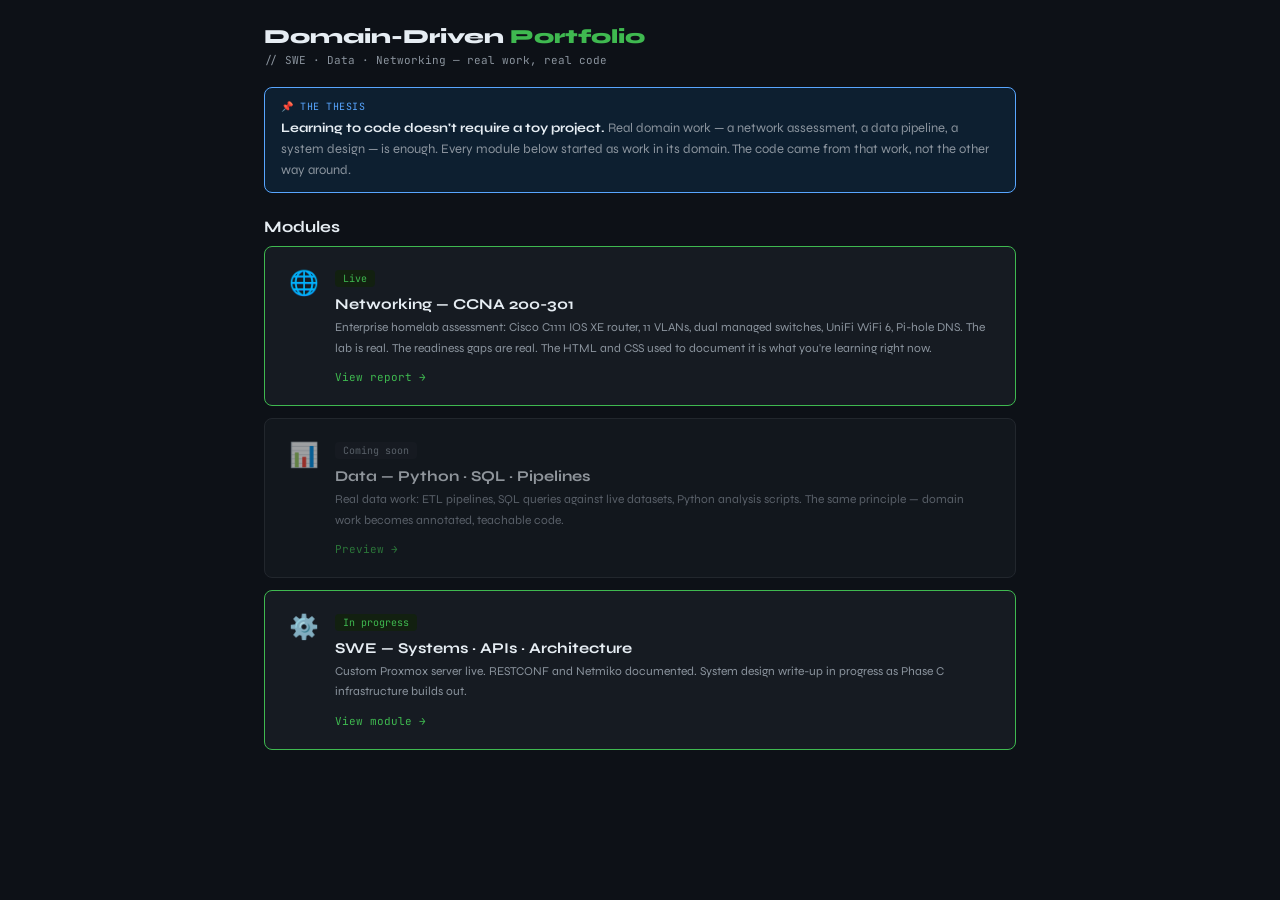
<file: index.html>
<!DOCTYPE html>
<!-- 📘 DOCTYPE — required first line of every HTML5 document.
     Always before anything else — even a blank line before it can
     trigger "quirks mode" in some browsers, breaking your layout.
     🔗 https://www.w3schools.com/tags/tag_doctype.asp -->

<html lang="en">

<head>
  <meta charset="UTF-8">
  <meta name="viewport" content="width=device-width, initial-scale=1.0">

  <title>Domain-Driven Portfolio</title>
  <!-- 📘 Each page on a multi-page site should have a UNIQUE <title>.
       "Domain-Driven Portfolio" identifies the hub. "CCNA Readiness"
       identifies the report. Unique titles help users with many tabs
       open and improve search engine indexing of individual pages.
       🔗 https://www.w3schools.com/tags/tag_title.asp -->

  <link rel="stylesheet" href="css/style.css">
  <!-- 📘 Same stylesheet, different page. This is why we extracted the
       CSS into an external file. index.html, ccna.html, data.html, and
       swe.html all share one style.css. Consistent design, zero duplication.
       🔗 https://www.w3schools.com/css/css_howto.asp -->
</head>

<body>

  <!-- ═══════════════════════════════════════════════════════════════════
       PAGE HEADER
       ═══════════════════════════════════════════════════════════════════
       📘 <header> is a semantic HTML5 element that marks the introductory
       section of the page. It typically contains the page title and
       subtitle. Using <header> instead of a plain <div> communicates
       intent — a developer (or browser) reading the markup immediately
       understands what this section is for.
       🔗 https://www.w3schools.com/html/html5_semantic_elements.asp     -->
  <header>
    <h1>Domain-Driven <span>Portfolio</span></h1>
    <p class="subtitle">// SWE · Data · Networking — real work, real code</p>
  </header>


  <!-- ═══════════════════════════════════════════════════════════════════
       THESIS CALLOUT
       ═══════════════════════════════════════════════════════════════════
       📘 REUSING A CLASS FOR A NEW PURPOSE: .alert-box was originally
       designed for warnings in ccna.html. Here it's repurposed as a
       thesis callout with a blue border. Same CSS class, different
       inline style overrides (border-color and background).

       This demonstrates an important CSS principle: classes are
       REUSABLE PATTERNS, not one-off names. The visual structure
       (rounded box, padding, label + body) is the pattern. The color
       is the variation.

       style="border-color: var(--blue); background: #0d1f30;" overrides
       specific properties from the .alert-box class. Inline styles always
       win over class styles — they have higher SPECIFICITY (priority).
       🔗 https://www.w3schools.com/css/css_specificity.asp             -->
  <div class="alert-box" style="border-color: var(--blue); background: #0d1f30;">
    <div class="alert-title" style="color: var(--blue);">📌 The Thesis</div>
    <div class="alert-body">
      <strong>Learning to code doesn't require a toy project.</strong>
      Real domain work — a network assessment, a data pipeline, a system design —
      is enough. Every module below started as work in its domain. The code came
      from that work, not the other way around.
    </div>
  </div>


  <!-- ═══════════════════════════════════════════════════════════════════
       DOMAIN MODULE CARDS
       ═══════════════════════════════════════════════════════════════════
       📘 <section> is a semantic HTML5 element for a thematic group of
       content. Use it when a chunk of your page has its own internal topic.
       Here: "the three domain modules" is a coherent section.

       <main> would also be appropriate here — it marks the primary content
       of the page (as opposed to nav, header, footer). In a full project
       you might wrap everything in <main>. These semantic choices layer
       accessibility and SEO benefits at no visual cost.
       🔗 https://www.w3schools.com/html/html5_semantic_elements.asp     -->
  <section>
    <p class="section-title">Modules</p>

    <!-- MODULE 1 — NETWORKING ──────────────────────────────────────────
         📘 class="hub-card active" — TWO classes on one element.
         When you write multiple class names separated by spaces, ALL of
         them apply simultaneously. The browser merges their styles.
           .hub-card  → base card layout (flex, padding, border-radius)
           .active    → green border (compound selector .hub-card.active
                        in CSS — see style.css section 16)
         This is the BASE + MODIFIER pattern. It's how Bootstrap, Tailwind,
         and virtually every CSS framework in existence works.
         🔗 https://www.w3schools.com/css/css_selectors.asp             -->
    <div class="hub-card active">

      <div class="hub-icon">🌐</div>
      <!-- 📘 This div is a FLEX ITEM inside .hub-card (which has display:flex).
           It sits to the right of the icon. flex-shrink:0 on .hub-icon
           keeps the icon fixed-width; this div gets all remaining space.
           That's how the icon-left, content-right layout is achieved — no
           floats, no absolute positioning, just one flex rule. -->

      <div class="hub-body">

        <span class="hub-badge live">Live</span>
        <!-- 📘 hub-badge.live — compound class. .hub-badge sets the base
             badge style. .live adds the green background. Same pattern as
             .tag.tag-done in ccna.html — consistent design language. -->

        <div class="hub-title">Networking — CCNA 200-301</div>

        <div class="hub-desc">
          Enterprise homelab assessment: Cisco C1111 IOS XE router, 11 VLANs,
          dual managed switches, UniFi WiFi 6, Pi-hole DNS. The lab is real.
          The readiness gaps are real. The HTML and CSS used to document it
          is what you're learning right now.
        </div>

        <a href="ccna.html" class="hub-link">View report →</a>
        <!-- 📘 <a href="ccna.html"> — a RELATIVE LINK to another page on this site.
             No http://, no domain name — just the filename. The browser looks
             for ccna.html in the same folder as this index.html.

             RELATIVE vs ABSOLUTE paths:
               Relative: "ccna.html"          → same folder as current file
               Absolute: "https://yoursite.netlify.app/ccna.html" → full URL

             Use relative paths for internal links — they keep working even
             if you change your domain name or deploy to a different host.
             🔗 https://www.w3schools.com/html/html_filepaths.asp          -->

      </div>
    </div><!-- end Module 1 -->


    <!-- MODULE 2 — DATA ────────────────────────────────────────────────
         📘 class="hub-card soon" — the .soon modifier sets opacity: 0.6 in
         CSS, visually dimming this card. The HTML structure is IDENTICAL to
         the active card — only the class name changes. That's exactly what
         CSS classes are for: applying consistent rules to any element that
         carries the class, regardless of where it appears.

         Dimming "coming soon" content is a UX pattern — it signals
         "this exists in the roadmap but isn't ready yet" without
         hiding the content entirely. The user sees the shape of what's
         coming without being misled into clicking a dead feature. -->
    <div class="hub-card soon">
      <div class="hub-icon">📊</div>
      <div class="hub-body">
        <span class="hub-badge soon">Coming soon</span>
        <div class="hub-title">Data — Python · SQL · Pipelines</div>
        <div class="hub-desc">
          Real data work: ETL pipelines, SQL queries against live datasets,
          Python analysis scripts. The same principle — domain work becomes
          annotated, teachable code.
        </div>
        <a href="data.html" class="hub-link">Preview →</a>
      </div>
    </div><!-- end Module 2 -->


    <!-- MODULE 3 — SWE ─────────────────────────────────────────────────
         📘 All three hub-cards share identical HTML structure.
         The pattern: icon | badge | title | description | link.
         When similar things look the same in code AND in the browser,
         readers — both human and machine — can predict what comes next.
         That predictability reduces cognitive load and makes the codebase
         easier to maintain and extend. Adding a Module 4 is a copy-paste. -->
    <!-- 📘 CLASS CHANGE: hub-card soon → hub-card active.
         The SWE module now has real content: Proxmox infrastructure (live),
         RESTCONF (live), Netmiko (live). Changing the class removes the 0.6
         opacity from .soon and adds the green border from .active — one word
         change in HTML, three visual changes driven by CSS. -->
    <div class="hub-card active">
      <div class="hub-icon">⚙️</div>
      <div class="hub-body">
        <span class="hub-badge live">In progress</span>
        <div class="hub-title">SWE — Systems · APIs · Architecture</div>
        <div class="hub-desc">
          Custom Proxmox server live. RESTCONF and Netmiko documented.
          System design write-up in progress as Phase C infrastructure builds out.
        </div>
        <a href="swe.html" class="hub-link">View module →</a>
      </div>
    </div><!-- end Module 3 -->

  </section>


</body>
</html>
</file>
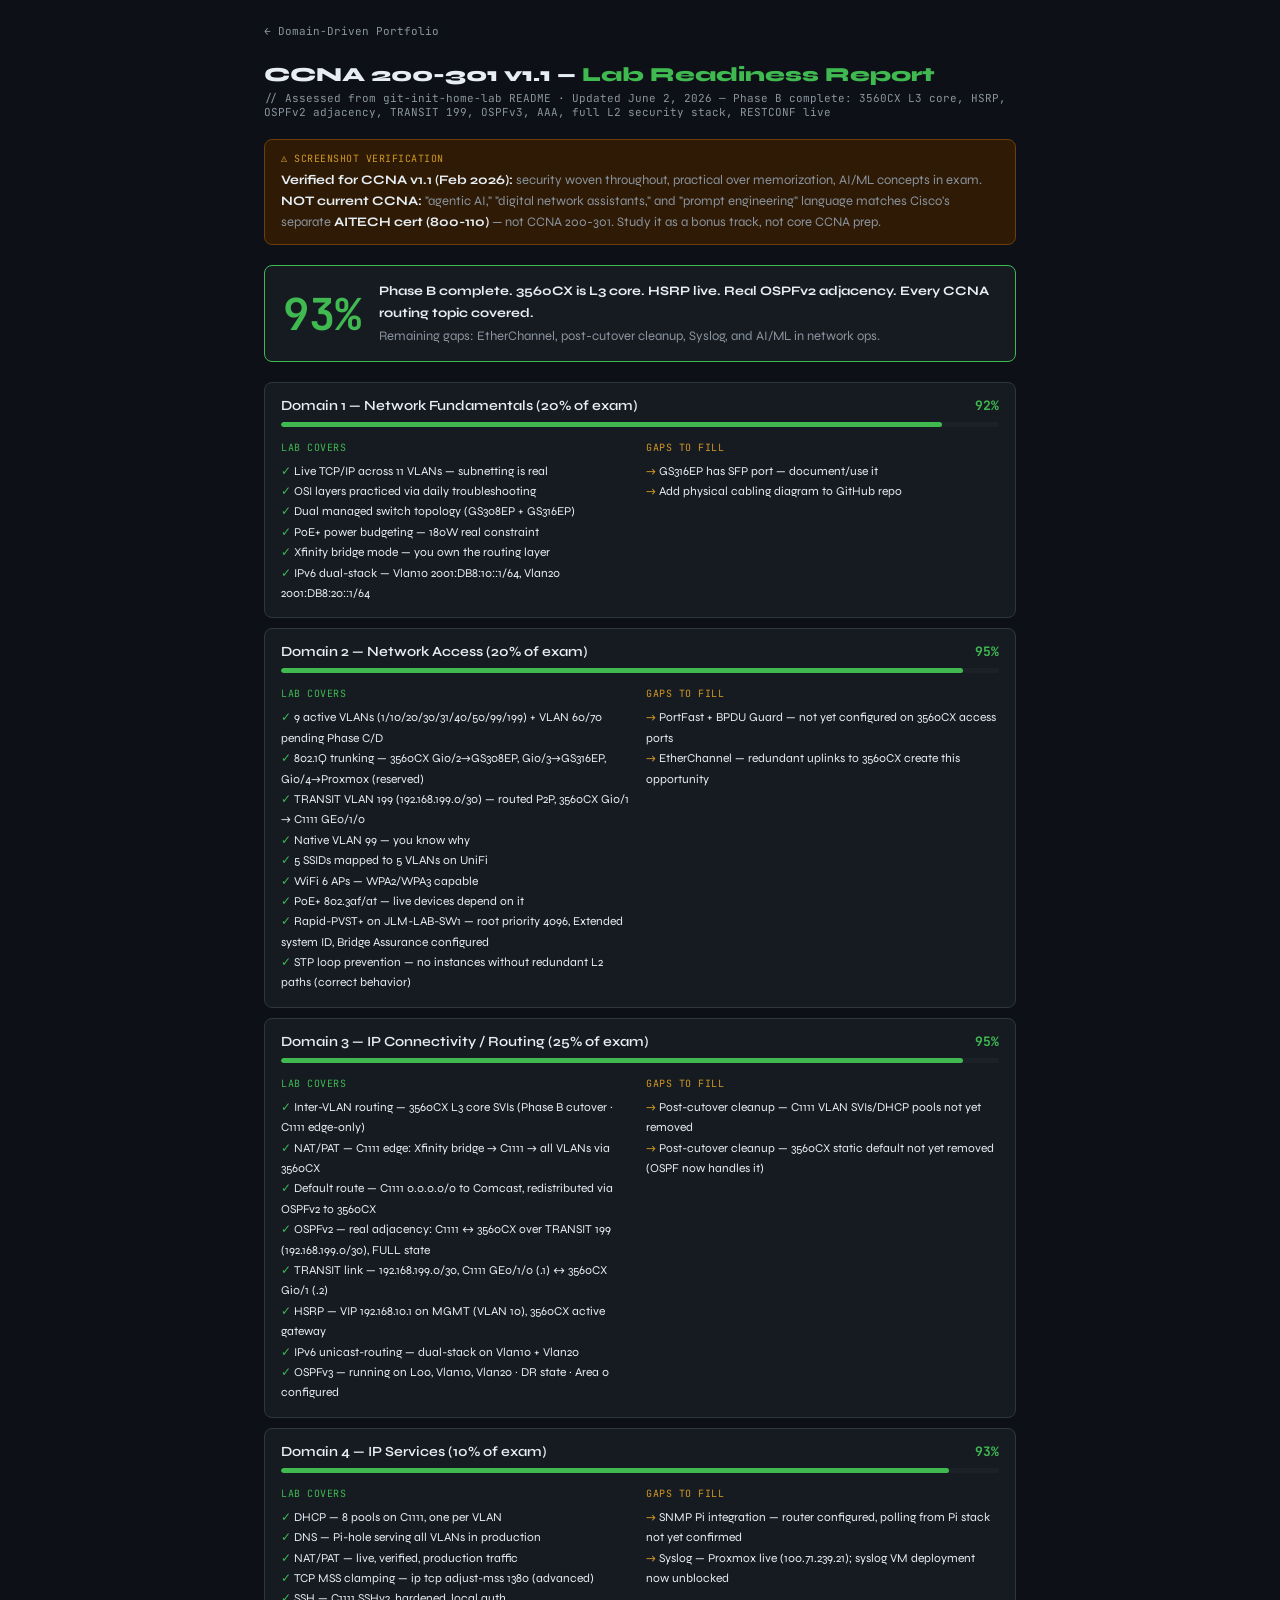
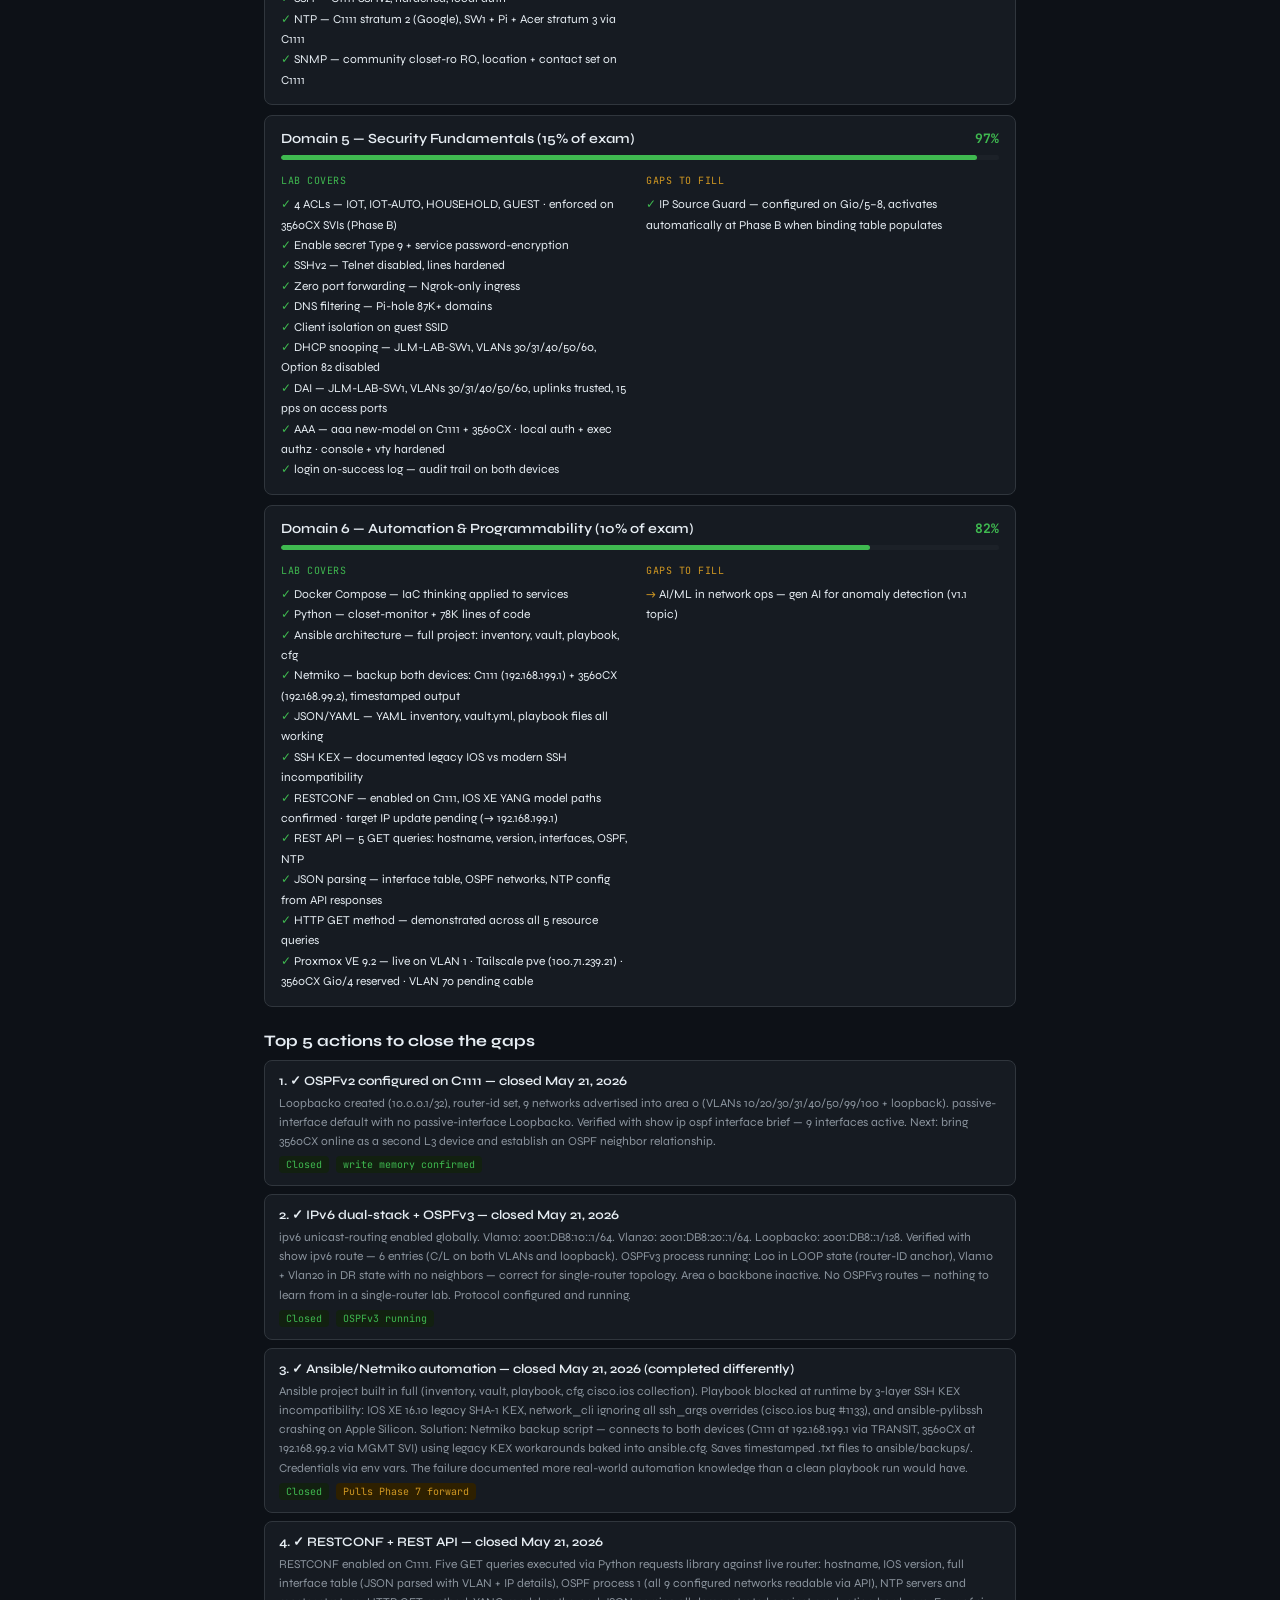
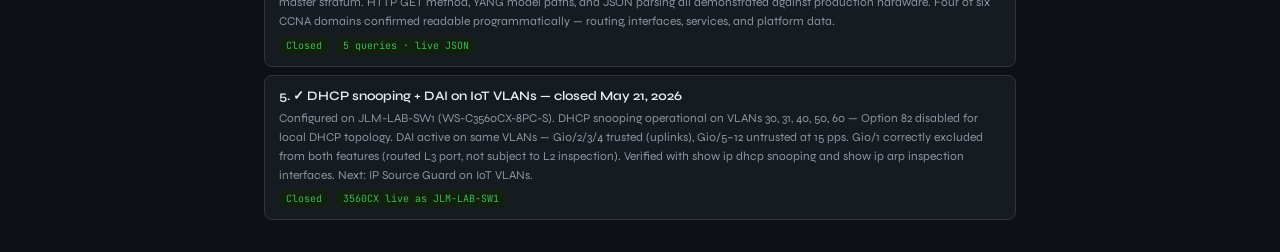
<file: ccna.html>
<!DOCTYPE html>
<!-- 📘 DOCTYPE — required as the very first line of every HTML5 document.
     It is NOT a tag — it's a declaration that tells the browser:
     "render this page using modern HTML5 rules, not legacy quirks mode."
     Without it, browsers may render your page incorrectly.
     🔗 https://www.w3schools.com/tags/tag_doctype.asp -->

<html lang="en">
<!-- 📘 <html> is the ROOT ELEMENT — every other element on the page lives
     inside it. There is only ever one <html> element per page.
     lang="en" tells browsers, screen readers, and search engines that
     this page's content is in English. This matters for accessibility —
     screen readers use it to choose the correct pronunciation engine.
     🔗 https://www.w3schools.com/html/html_intro.asp -->

<head>
  <!-- 📘 <head> holds information ABOUT the page — none of it is visible
       to the user. It contains metadata, links to stylesheets, the page title,
       and instructions for the browser. Think of it as the page's settings panel.
       🔗 https://www.w3schools.com/html/html_head.asp -->

  <meta charset="UTF-8">
  <!-- 📘 <meta> tags provide metadata — data about the page, not content on it.
       charset="UTF-8" tells the browser how to decode text characters.
       UTF-8 supports virtually every character in every language, plus
       symbols like ⚠ → ✓ ✗. Always include this line — without it,
       special characters may appear as garbled boxes or question marks.
       🔗 https://www.w3schools.com/html/html_charset.asp -->

  <meta name="viewport" content="width=device-width, initial-scale=1.0">
  <!-- 📘 The viewport meta tag is required for responsive design.
       WITHOUT IT: phones render the page as if it were a desktop screen
                   (usually ~980px wide) and then zoom out to fit. Everything
                   becomes tiny and illegible.
       WITH IT:    width=device-width sets the layout width to the actual
                   device screen width. initial-scale=1.0 sets zoom to 100%.
       One line of HTML makes the difference between a readable mobile page
       and an unusable one.
       🔗 https://www.w3schools.com/css/css_rwd_viewport.asp -->

  <title>CCNA Readiness — Domain-Driven Portfolio</title>
  <!-- 📘 <title> sets the text shown on the browser tab and in search engine
       results. Every page needs a unique, descriptive title.
       This is one of the most important on-page SEO elements.
       Keep it under 60 characters so it doesn't get truncated in search results.
       🔗 https://www.w3schools.com/tags/tag_title.asp -->

  <link rel="stylesheet" href="css/style.css">
  <!-- 📘 <link> connects an external resource to this HTML page.
       rel="stylesheet" declares the relationship — this is a stylesheet.
       href="css/style.css" is the file path — RELATIVE to this HTML file.
       Relative paths: no http://, no domain — just the folder/file location
       from where THIS file sits. css/style.css means: look in the css/ folder,
       open style.css.

       WHY AN EXTERNAL FILE instead of a <style> block inside the HTML?
       Because index.html, data.html, and swe.html ALL link to the same file.
       One change in style.css updates every page simultaneously. That is the
       core benefit of separating structure (HTML) from presentation (CSS).
       🔗 https://www.w3schools.com/css/css_howto.asp -->

</head>

<body>
<!-- 📘 Everything inside <body> is what the user sees and interacts with.
     The browser renders this content from top to bottom, left to right,
     in the order it appears in the file. Sequence in HTML = visual order. -->


  <!-- ═══════════════════════════════════════════════════════════════════
       NAVIGATION
       ═══════════════════════════════════════════════════════════════════
       📘 <nav> is a SEMANTIC HTML5 element — it identifies a block of
       navigation links. Using semantic elements instead of generic <div>s
       communicates the PAGE STRUCTURE to browsers and screen readers.
       A screen reader knows to announce "navigation region" when it hits a
       <nav>, helping visually impaired users jump directly to it.
       Other semantic elements: <header>, <main>, <section>, <footer>, <article>
       🔗 https://www.w3schools.com/html/html5_semantic_elements.asp       -->
  <nav class="nav">
    <a href="index.html">← Domain-Driven Portfolio</a>
    <!-- 📘 <a> (anchor) creates a hyperlink. It is the fundamental building
         block of the web — the thing that connects pages to each other.
         href="index.html" is a relative path to the hub page.
         The ← character is a Unicode left arrow — typed directly, no entity needed.
         🔗 https://www.w3schools.com/html/html_links.asp -->
  </nav>


  <!-- ═══════════════════════════════════════════════════════════════════
       PAGE HEADER
       ═══════════════════════════════════════════════════════════════════ -->

  <h1>CCNA 200-301 v1.1 — <span>Lab Readiness Report</span></h1>
  <!-- 📘 <h1> — the primary heading. Every page must have exactly ONE h1.
       It defines the main topic of the page for search engines and
       screen readers. Think of it as the page's "title" in the document
       outline, not just visually large text.

       <span> inside h1 — a <span> is a generic INLINE container.
       Unlike block elements (<div>, <p>), it doesn't start a new line.
       Here it wraps part of the heading text so CSS can color it green.
       The <span> itself has zero visual effect — the class does the work.
       🔗 https://www.w3schools.com/tags/tag_span.asp -->

  <p class="subtitle">// Assessed from git-init-home-lab README · Updated June 2, 2026 — Phase B complete: 3560CX L3 core, HSRP, OSPFv2 adjacency, TRANSIT 199, OSPFv3, AAA, full L2 security stack, RESTCONF live</p>
  <!-- 📘 <p> is a PARAGRAPH — a block-level element with automatic top and
       bottom spacing. class="subtitle" connects it to the .subtitle rule in
       style.css, which applies the monospace font and muted color.
       The // prefix mimics a code comment — pure style choice, not syntax.
       🔗 https://www.w3schools.com/html/html_paragraphs.asp -->


  <!-- ═══════════════════════════════════════════════════════════════════
       ALERT BOX — CCNA VERSION WARNING
       ═══════════════════════════════════════════════════════════════════
       📘 <div> is a generic BLOCK container — it groups elements so CSS
       can style them as a unit. "div" = division. Unlike semantic elements
       (<nav>, <section>), it carries no meaning by itself. The class name
       is the only thing that gives it purpose. Use div when no semantic
       element fits.
       🔗 https://www.w3schools.com/tags/tag_div.asp                     -->
  <div class="alert-box">

    <div class="alert-title">⚠ Screenshot Verification</div>
    <!-- 📘 NESTED DIVS: this div lives INSIDE the alert-box div above.
         Nesting is how HTML builds structure. The outer div provides
         the background/border/padding. The inner divs hold the title
         and body text separately so they can have different typography. -->

    <div class="alert-body">
      <!-- 📘 <strong> marks text as important. Browsers render it bold
           by default AND it has semantic meaning — screen readers may
           stress it when reading aloud. Use <strong> for genuinely
           important content. Use CSS font-weight: bold for visual-only
           boldness when there's no semantic importance.
           🔗 https://www.w3schools.com/tags/tag_strong.asp -->
      <strong>Verified for CCNA v1.1 (Feb 2026):</strong> security woven throughout, practical over memorization, AI/ML concepts in exam.<br>
      <!-- 📘 <br> inserts a single line break without starting a new paragraph.
           Use it sparingly — for most cases, a new <p> is semantically better.
           Here it creates a visual break between two related sentences that
           belong in the same paragraph conceptually.
           🔗 https://www.w3schools.com/tags/tag_br.asp -->
      <strong>NOT current CCNA:</strong> "agentic AI," "digital network assistants," and "prompt engineering" language matches Cisco's separate <strong>AITECH cert (800-110)</strong> — not CCNA 200-301. Study it as a bonus track, not core CCNA prep.
    </div>
  </div>


  <!-- ═══════════════════════════════════════════════════════════════════
       VERDICT BOX — THE OVERALL SCORE
       ═══════════════════════════════════════════════════════════════════
       📘 This card uses FLEXBOX to place the 74% number and the
       description text side by side. See style.css section 8 for the
       full Flexbox explanation. The short version:
         display: flex    → children line up in a row
         align-items: center → children vertically centered
         gap: 18px        → space between them
       The green border communicates overall positive result through
       color alone — no text needed. Color carries meaning.              -->
  <div class="verdict-box">
    <div class="verdict-score">93%</div>
    <div class="verdict-label">
      <strong>Phase B complete. 3560CX is L3 core. HSRP live. Real OSPFv2 adjacency. Every CCNA routing topic covered.</strong><br>
      Remaining gaps: EtherChannel, post-cutover cleanup, Syslog, and AI/ML in network ops.
    </div>
  </div>


  <!-- ═══════════════════════════════════════════════════════════════════
       DOMAIN CARDS — Six CCNA exam domains
       ═══════════════════════════════════════════════════════════════════
       📘 REPEATING STRUCTURE — all six domain cards use the exact same
       HTML pattern. This is intentional. Consistent structure means:
         • The reader's eye learns the pattern after the first card
         • CSS rules apply uniformly — no special-casing
         • Adding a 7th domain card is a copy-paste, not a redesign
       This is the DRY principle (Don't Repeat Yourself) expressed in HTML.

       Each card contains:
         1. .domain-header   → name (left) + percentage (right) via Flexbox
         2. .bar-bg > .bar-fill → progress bar (width/color set inline)
         3. .row > .col × 2  → two-column CSS Grid layout
         4. .item-good / .item-gap / .item-miss → status list items
       ═══════════════════════════════════════════════════════════════════ -->


  <!-- DOMAIN 1 — Network Fundamentals ────────────────────────────────── -->
  <div class="domain-card">

    <div class="domain-header">
      <!-- 📘 <span> is used here (not <div>) because the header is a
           Flexbox row — these two spans are inline siblings that flex
           flows into position. Either span or div works in a flex container,
           but span is semantically cleaner for inline text pieces. -->
      <span class="domain-name">Domain 1 — Network Fundamentals (20% of exam)</span>
      <span class="domain-pct" style="color:var(--green)">92%</span>
      <!-- 📘 INLINE STYLE with a CSS variable: style="color:var(--green)"
           Yes — CSS variables work in inline styles. The browser resolves
           var(--green) against the :root definition at render time.
           The color is set inline (not in a class) because each domain has
           a different score color. Creating six classes for six colors
           would be over-engineering. Inline is the right call here.
           🔗 https://www.w3schools.com/html/html_styles.asp -->
    </div>

    <!-- 📘 PROGRESS BAR — two nested divs.
         .bar-bg is the full-width gray track. .bar-fill is the colored
         inner fill. Its width% is this domain's score: 92%.
         Its background color matches the score color: green.
         overflow:hidden on .bar-bg clips the fill at the rounded edges.
         See style.css section 10 for the full explanation. -->
    <div class="bar-bg">
      <div class="bar-fill" style="width:92%;background:var(--green)"></div>
    </div>

    <!-- 📘 CSS GRID: .row creates a 2-column layout.
         Each direct child .col becomes one grid cell.
         On screens ≤500px, the @media rule in style.css collapses
         this to a single column. See style.css section 11. -->
    <div class="row">

      <div class="col">
        <!-- 📘 .col-label: text-transform:uppercase is applied in CSS —
             the HTML says "Lab covers" but the browser renders "LAB COVERS."
             The source HTML stays lowercase, which is better for
             accessibility (screen readers read the source, not the visual).
             color is set inline because each column has a different color. -->
        <div class="col-label" style="color:var(--green)">Lab covers</div>

        <!-- 📘 .item-good — the ✓ before this text is NOT in the HTML.
             It is injected by CSS ::before pseudo-element. The HTML stays
             clean. CSS controls the symbol and its color.
             See style.css section 12 for the full ::before explanation. -->
        <div class="item-good">Live TCP/IP across 11 VLANs — subnetting is real</div>
        <div class="item-good">OSI layers practiced via daily troubleshooting</div>
        <div class="item-good">Dual managed switch topology (GS308EP + GS316EP)</div>
        <div class="item-good">PoE+ power budgeting — 180W real constraint</div>
        <div class="item-good">Xfinity bridge mode — you own the routing layer</div>
        <div class="item-good">IPv6 dual-stack — Vlan10 2001:DB8:10::1/64, Vlan20 2001:DB8:20::1/64</div>
      </div>

      <div class="col">
        <div class="col-label" style="color:var(--amber)">Gaps to fill</div>
        <!-- 📘 .item-gap — the → arrow is injected by CSS ::before, amber color. -->
        <div class="item-gap">GS316EP has SFP port — document/use it</div>
        <div class="item-gap">Add physical cabling diagram to GitHub repo</div>
      </div>

    </div>
  </div><!-- end Domain 1 -->


  <!-- DOMAIN 2 — Network Access ──────────────────────────────────────── -->
  <!-- 📘 Same structure as Domain 1. Only the content, score, and colors change.
       This is the power of a reusable component pattern — copy the structure,
       swap the data. -->
  <div class="domain-card">
    <div class="domain-header">
      <span class="domain-name">Domain 2 — Network Access (20% of exam)</span>
      <span class="domain-pct" style="color:var(--green)">95%</span>
    </div>
    <div class="bar-bg">
      <div class="bar-fill" style="width:95%;background:var(--green)"></div>
    </div>
    <div class="row">
      <div class="col">
        <div class="col-label" style="color:var(--green)">Lab covers</div>
        <!-- 📘 LIVING DOCUMENT UPDATE — June 2, 2026 (Phase B):
             VLAN count updated, TRANSIT added, trunk layout documented. -->
        <div class="item-good">9 active VLANs (1/10/20/30/31/40/50/99/199) + VLAN 60/70 pending Phase C/D</div>
        <div class="item-good">802.1Q trunking — 3560CX Gi0/2→GS308EP, Gi0/3→GS316EP, Gi0/4→Proxmox (reserved)</div>
        <div class="item-good">TRANSIT VLAN 199 (192.168.199.0/30) — routed P2P, 3560CX Gi0/1 → C1111 GE0/1/0</div>
        <div class="item-good">Native VLAN 99 — you know why</div>
        <div class="item-good">5 SSIDs mapped to 5 VLANs on UniFi</div>
        <div class="item-good">WiFi 6 APs — WPA2/WPA3 capable</div>
        <div class="item-good">PoE+ 802.3af/at — live devices depend on it</div>
        <!-- 📘 STP root bridge priority set to 4096 on the 3560CX. Lower priority
             wins the election — the default is 32768, so 4096 guarantees the
             3560CX wins root bridge election for all VLANs once trunks are live.
             Bridge Assurance protects against unidirectional link failures.
             Extended system ID is required for PVST+ with multiple VLANs. -->
        <div class="item-good">Rapid-PVST+ on JLM-LAB-SW1 — root priority 4096, Extended system ID, Bridge Assurance configured</div>
        <div class="item-good">STP loop prevention — no instances without redundant L2 paths (correct behavior)</div>
      </div>
      <div class="col">
        <div class="col-label" style="color:var(--amber)">Gaps to fill</div>
        <!-- 📘 PortFast + BPDU Guard belong on access ports.
             PortFast skips the STP listening/learning states (30 seconds total)
             so end devices get connectivity immediately on plug-in.
             BPDU Guard shuts the port if it ever receives a BPDU — a switch
             plugged into an access port would send BPDUs, which is a security
             risk. Together they're the standard access-port STP safety net. -->
        <div class="item-gap">PortFast + BPDU Guard — not yet configured on 3560CX access ports</div>
        <div class="item-gap">EtherChannel — redundant uplinks to 3560CX create this opportunity</div>
      </div>
    </div>
  </div><!-- end Domain 2 -->


  <!-- DOMAIN 3 — IP Connectivity / Routing ───────────────────────────── -->
  <!-- 📘 LIVING DOCUMENT UPDATE — June 2, 2026 (Phase B complete):
       Score moves 82% → 95%. This is the biggest single update in the document.

       Phase B cutover is complete. The routing architecture changed:
         BEFORE: C1111 SVIs owned every VLAN subnet and routed all inter-VLAN traffic.
         AFTER:  3560CX is the L3 core — SVIs own .1 on every active VLAN.
                 C1111 is edge-only (NAT, WAN, ACLs) connected via TRANSIT /30.

       Three new exam topics are now live:
         1. TRANSIT VLAN 199 (192.168.199.0/30) — routed P2P link between
            C1111 GE0/1/0 (.1) and 3560CX Gi0/1 (.2). This is a real L3
            routed link — not a trunk, not an SVI-to-SVI — a /30 point-to-point.
         2. OSPFv2 adjacency — FULL state between C1111 and 3560CX over the
            TRANSIT link. A real neighbor relationship, not a single-router
            config. C1111 redistributes the default route. 3560CX learns it.
         3. HSRP — VIP 192.168.10.1 on MGMT (VLAN 10). The 3560CX SVI is
            the active gateway. This is what hosts use as their default gateway —
            the VIP, not the physical SVI IP. HSRP protects against gateway
            failure; if the active device fails, standby takes over, VIP stays.

       The last CCNA gap in Domain 3 is closed. -->
  <div class="domain-card">
    <div class="domain-header">
      <span class="domain-name">Domain 3 — IP Connectivity / Routing (25% of exam)</span>
      <span class="domain-pct" style="color:var(--green)">95%</span>
    </div>
    <div class="bar-bg">
      <div class="bar-fill" style="width:95%;background:var(--green)"></div>
    </div>
    <div class="row">
      <div class="col">
        <div class="col-label" style="color:var(--green)">Lab covers</div>
        <!-- 📘 Item updated: routing moved from C1111 to 3560CX at Phase B.
             The C1111 still does NAT and holds the WAN default route —
             but inter-VLAN routing is now the 3560CX's job. This is the
             correct enterprise architecture: L3 core switch does routing,
             edge router does NAT/WAN. The C1111 is now edge-only. -->
        <div class="item-good">Inter-VLAN routing — 3560CX L3 core SVIs (Phase B cutover · C1111 edge-only)</div>
        <div class="item-good">NAT/PAT — C1111 edge: Xfinity bridge → C1111 → all VLANs via 3560CX</div>
        <div class="item-good">Default route — C1111 0.0.0.0/0 to Comcast, redistributed via OSPFv2 to 3560CX</div>
        <!-- 📘 OSPFv2 item upgraded: was single-router config, now has a real
             adjacency. 'show ip ospf neighbor' now shows an actual neighbor.
             The TRANSIT /30 is the link — C1111 (.1) and 3560CX (.2) are
             directly connected on it, and OSPF forms FULL state between them.
             This is the most CCNA-relevant routing scenario: two devices,
             one protocol, one adjacency, redistributing a default route. -->
        <div class="item-good">OSPFv2 — real adjacency: C1111 ↔ 3560CX over TRANSIT 199 (192.168.199.0/30), FULL state</div>
        <!-- 📘 TRANSIT VLAN 199: a /30 subnet is designed for P2P routed links.
             /30 gives exactly 2 usable IPs (.1 and .2) — one per end.
             No wasted addresses, no broadcast domain for hosts.
             This is how enterprise networks connect L3 devices: routed /30s,
             not trunks with shared VLAN SVIs. -->
        <div class="item-good">TRANSIT link — 192.168.199.0/30, C1111 GE0/1/0 (.1) ↔ 3560CX Gi0/1 (.2)</div>
        <!-- 📘 HSRP (Hot Standby Router Protocol) is a FHRP — First Hop
             Redundancy Protocol. It creates a virtual IP (VIP) that hosts
             use as their default gateway. The active device answers for the
             VIP. If it fails, standby takes over and the VIP stays the same —
             hosts never notice. VIP = 192.168.10.1 (what hosts point to).
             3560CX SVI = different IP, HSRP active. -->
        <div class="item-good">HSRP — VIP 192.168.10.1 on MGMT (VLAN 10), 3560CX active gateway</div>
        <div class="item-good">IPv6 unicast-routing — dual-stack on Vlan10 + Vlan20</div>
        <div class="item-good">OSPFv3 — running on Lo0, Vlan10, Vlan20 · DR state · Area 0 configured</div>
      </div>
      <div class="col">
        <div class="col-label" style="color:var(--amber)">Gaps to fill</div>
        <!-- 📘 Two cleanup items remain from the Phase B cutover.
             These are not exam gaps — they're post-migration hygiene.
             The C1111 still has VLAN SVIs and DHCP pools that are no
             longer authoritative (3560CX owns routing now). They're
             harmless but should be removed to reflect actual state.
             The 3560CX static default was a pre-OSPF workaround — once
             OSPF redistributes the default route, the static is redundant. -->
        <div class="item-gap">Post-cutover cleanup — C1111 VLAN SVIs/DHCP pools not yet removed</div>
        <div class="item-gap">Post-cutover cleanup — 3560CX static default not yet removed (OSPF now handles it)</div>
      </div>
    </div>
  </div><!-- end Domain 3 -->


  <!-- DOMAIN 4 — IP Services ─────────────────────────────────────────── -->
  <!-- 📘 LIVING DOCUMENT UPDATE — May 21, 2026:
       NTP moved from .item-gap to .item-good after a full 3-tier hierarchy
       was configured and verified across all four lab devices.
       SNMP text updated — config was already on the router, Pi integration pending.
       This is a good example of a gap that was partially closed before it was
       documented. The report reflects actual state, not aspirational state. -->
  <div class="domain-card">
    <div class="domain-header">
      <span class="domain-name">Domain 4 — IP Services (10% of exam)</span>
      <span class="domain-pct" style="color:var(--green)">93%</span>
    </div>
    <div class="bar-bg">
      <div class="bar-fill" style="width:93%;background:var(--green)"></div>
    </div>
    <div class="row">
      <div class="col">
        <div class="col-label" style="color:var(--green)">Lab covers</div>
        <div class="item-good">DHCP — 8 pools on C1111, one per VLAN</div>
        <div class="item-good">DNS — Pi-hole serving all VLANs in production</div>
        <div class="item-good">NAT/PAT — live, verified, production traffic</div>
        <div class="item-good">TCP MSS clamping — ip tcp adjust-mss 1380 (advanced)</div>
        <div class="item-good">SSH — C1111 SSHv2, hardened, local auth</div>
        <div class="item-good">NTP — C1111 stratum 2 (Google), SW1 + Pi + Acer stratum 3 via C1111</div>
        <div class="item-good">SNMP — community closet-ro RO, location + contact set on C1111</div>
      </div>
      <div class="col">
        <div class="col-label" style="color:var(--amber)">Gaps to fill</div>
        <div class="item-gap">SNMP Pi integration — router configured, polling from Pi stack not yet confirmed</div>
        <!-- 📘 Proxmox is now live at 100.71.239.21 — a syslog collector VM
             (Graylog, rsyslog, or similar) can now be deployed on vmstore.
             Logging IOS XE events to a centralized server is a CCNA exam topic:
             'logging host <ip>' on the C1111 + a receiving service = complete. -->
        <div class="item-gap">Syslog — Proxmox live (100.71.239.21); syslog VM deployment now unblocked</div>
      </div>
    </div>
  </div><!-- end Domain 4 -->


  <!-- DOMAIN 5 — Security Fundamentals ──────────────────────────────── -->
  <!-- 📘 LIVING DOCUMENT UPDATE — May 25, 2026:
       AAA moved from .item-gap to .item-good. aaa new-model enabled on C1111.
       Local authentication configured for login and exec authorization.
       Line console 0 and vty 0-4 both using the default AAA method list.
       SSH tested and confirmed working post-AAA. Config saved.
       aaa accounting was attempted — not supported on IOS XE 16.10 without
       a TACACS/RADIUS server. Accounting to FreeRADIUS is a Phase C task.
       IOS also auto-added aaa session-id common and encrypted private config. -->
  <div class="domain-card">
    <div class="domain-header">
      <span class="domain-name">Domain 5 — Security Fundamentals (15% of exam)</span>
      <span class="domain-pct" style="color:var(--green)">97%</span>
    </div>
    <div class="bar-bg">
      <div class="bar-fill" style="width:97%;background:var(--green)"></div>
    </div>
    <div class="row">
      <div class="col">
        <div class="col-label" style="color:var(--green)">Lab covers</div>
        <!-- 📘 ACL enforcement moved from C1111 SVIs to 3560CX SVIs at Phase B.
             Applied inbound on the SVI — traffic hits the ACL before the
             switch decides where to route it. Same ACL logic, better placement:
             traffic from IoT VLANs is filtered at the L3 core, not the edge. -->
        <div class="item-good">4 ACLs — IOT, IOT-AUTO, HOUSEHOLD, GUEST · enforced on 3560CX SVIs (Phase B)</div>
        <div class="item-good">Enable secret Type 9 + service password-encryption</div>
        <div class="item-good">SSHv2 — Telnet disabled, lines hardened</div>
        <div class="item-good">Zero port forwarding — Ngrok-only ingress</div>
        <div class="item-good">DNS filtering — Pi-hole 87K+ domains</div>
        <div class="item-good">Client isolation on guest SSID</div>
        <div class="item-good">DHCP snooping — JLM-LAB-SW1, VLANs 30/31/40/50/60, Option 82 disabled</div>
        <div class="item-good">DAI — JLM-LAB-SW1, VLANs 30/31/40/50/60, uplinks trusted, 15 pps on access ports</div>
        <!-- 📘 AAA — Authentication, Authorization, Accounting — is the IOS
             framework that replaces line-level passwords with a centralized
             policy. 'aaa new-model' enables it globally and overrides all
             line passwords immediately. Local authentication means the router
             checks its own username database — no external server needed.
             RADIUS/TACACS+ (external server) is Phase C with FreeRADIUS on
             Proxmox. The local framework is the CCNA-relevant piece. -->
        <!-- 📘 AAA configured on both devices — C1111 and 3560CX.
             aaa new-model replaces line-level passwords globally. Local auth
             means the device checks its own username database — no external
             server needed for CCNA purposes. exec authorization controls
             privilege level assignment from the local user database.
             login on-success log writes an audit entry on every successful login. -->
        <div class="item-good">AAA — aaa new-model on C1111 + 3560CX · local auth + exec authz · console + vty hardened</div>
        <div class="item-good">login on-success log — audit trail on both devices</div>
      </div>
      <div class="col">
        <div class="col-label" style="color:var(--amber)">Gaps to fill</div>
        <!-- 📘 LIVING DOCUMENT UPDATE — May 25, 2026:
             IP Source Guard configured on Gi0/5–8 (IoT access ports).
             Status: inactive-no-snooping-vlan — correct and expected.
             IP Source Guard uses the DHCP snooping binding table to verify
             source IPs. No bindings yet because no devices are plugged in.
             The moment a device connects at Phase B, gets a DHCP lease, and
             populates the binding table — Source Guard activates automatically.
             No additional configuration needed. The security stack is complete:
             DHCP snooping → DAI → IP Source Guard, all on the same IoT VLANs.
             Three layers of L2 protection, each dependent on the one below it. -->
        <div class="item-good">IP Source Guard — configured on Gi0/5–8, activates automatically at Phase B when binding table populates</div>
      </div>
    </div>
  </div><!-- end Domain 5 -->


  <!-- DOMAIN 6 — Automation & Programmability ────────────────────────── -->
  <!-- 📘 NOTE: &amp; in the title below — HTML ENTITIES.
       The & character begins HTML entities (like &amp; itself), so typing &
       directly can confuse the HTML parser. &amp; is the correct, safe way
       to display a literal ampersand character in HTML.
       Common entities: &amp; = &    &lt; = <    &gt; = >    &nbsp; = non-breaking space
       🔗 https://www.w3schools.com/html/html_entities.asp

       📘 LIVING DOCUMENT UPDATE — May 21, 2026 (second pass):
       Domain 6 moved from 58% (amber) to 82% (green). RESTCONF enabled on C1111.
       5 REST API GET queries executed via Python requests library against live router:
         1. Hostname    2. IOS version    3. Interface table (JSON parsed)
         4. OSPF process 1 — all 9 configured networks readable via API
         5. NTP servers and master stratum — the hierarchy built earlier, machine-readable
       Every CCNA Domain 6 REST API topic now covered: HTTP GET, JSON parsing,
       YANG model paths, programmatic device access. AI/ML remains as amber gap.
       This is the power of a living document — the class on .item-miss changes
       to .item-good and the CSS ::before handles the rest. -->
  <div class="domain-card">
    <div class="domain-header">
      <span class="domain-name">Domain 6 — Automation &amp; Programmability (10% of exam)</span>
      <span class="domain-pct" style="color:var(--green)">82%</span>
    </div>
    <div class="bar-bg">
      <div class="bar-fill" style="width:82%;background:var(--green)"></div>
    </div>
    <div class="row">
      <div class="col">
        <div class="col-label" style="color:var(--green)">Lab covers</div>
        <div class="item-good">Docker Compose — IaC thinking applied to services</div>
        <div class="item-good">Python — closet-monitor + 78K lines of code</div>
        <div class="item-good">Ansible architecture — full project: inventory, vault, playbook, cfg</div>
        <!-- 📘 Netmiko updated post-Phase B: C1111 now reached via TRANSIT IP
             (192.168.199.1) not the old MGMT SVI. 3560CX added as second target
             (192.168.99.2 on MGMT SVI). Both use legacy KEX workarounds
             required because cisco.ios Ansible collection breaks on IOS XE 16.10
             and IOS 15.2 — Netmiko configures paramiko directly and bypasses this.
             Credentials via CISCO_USERNAME / CISCO_PASSWORD env vars. -->
        <div class="item-good">Netmiko — backup both devices: C1111 (192.168.199.1) + 3560CX (192.168.99.2), timestamped output</div>
        <div class="item-good">JSON/YAML — YAML inventory, vault.yml, playbook files all working</div>
        <div class="item-good">SSH KEX — documented legacy IOS vs modern SSH incompatibility</div>
        <!-- 📘 RESTCONF target IP needs updating from 192.168.10.1 (old MGMT SVI)
             to 192.168.199.1 (TRANSIT link) post-Phase B cutover. Script is
             functional — one env var or constant to update. -->
        <div class="item-good">RESTCONF — enabled on C1111, IOS XE YANG model paths confirmed · target IP update pending (→ 192.168.199.1)</div>
        <div class="item-good">REST API — 5 GET queries: hostname, version, interfaces, OSPF, NTP</div>
        <div class="item-good">JSON parsing — interface table, OSPF networks, NTP config from API responses</div>
        <div class="item-good">HTTP GET method — demonstrated across all 5 resource queries</div>
        <!-- 📘 INFRASTRUCTURE UPDATE — June 2, 2026:
             Proxmox VE 9.2 live. Custom ATX: Ryzen 9 7900X, 64GB DDR5, SAMA V40,
             SL-650G PSU, PA120 SE cooler. vmstore = 1.8TB LVM-thin on SN770 NVMe.
             Currently on VLAN 1 management (192.168.100.10). VLAN 70 is designed
             and the 3560CX Gi0/4 port is already trunked and reserved — the
             physical cable just isn't run yet. When the cable is pulled (Phase C),
             management moves to VLAN 70 and the RTL8125 comes up as VM trunk.
             Until then, Tailscale (pve 100.71.239.21) is the access path.
             Proxmox unblocks: FreeRADIUS (AAA accounting — Phase C),
             Syslog server (Phase C), Wazuh SIEM, AD VM, osTicket (Phase D). -->
        <div class="item-good">Proxmox VE 9.2 — live on VLAN 1 · Tailscale pve (100.71.239.21) · 3560CX Gi0/4 reserved · VLAN 70 pending cable</div>
      </div>
      <div class="col">
        <div class="col-label" style="color:var(--amber)">Gaps to fill</div>
        <!-- 📘 No more .item-miss in this domain — all critical gaps are closed.
             The remaining item is amber (.item-gap) — a real gap, but not a
             blind spot. This is what "no critical misses remain" looks like
             in code: the right column drops from red to amber, and every
             item uses → instead of ✗. Color and symbol do the communicating. -->
        <div class="item-gap">AI/ML in network ops — gen AI for anomaly detection (v1.1 topic)</div>
      </div>
    </div>
  </div><!-- end Domain 6 -->


  <!-- ═══════════════════════════════════════════════════════════════════
       TOP 5 ACTION ITEMS
       ═══════════════════════════════════════════════════════════════════ -->

  <p class="section-title">Top 5 actions to close the gaps</p>
  <!-- 📘 A <p> used as a section heading. A <h2> would be more semantically
       correct (it is a subheading under the h1 above), but the original
       design used a styled <p> for visual consistency with the card layout.
       Both are valid — semantic correctness vs. visual intent. In a real
       project, prefer <h2> for accessibility and SEO.
       🔗 https://www.w3schools.com/html/html_headings.asp -->


  <!-- 📘 GAP CARDS — same card visual pattern as .domain-card.
       Consistent component design across the page tells the reader:
       "these items are the same type of thing." That's called visual
       consistency — a core principle of UI/UX design. It reduces
       cognitive load (the reader doesn't have to re-learn the layout). -->

  <div class="gap-card">
    <div class="gap-title">1. ✓ OSPFv2 configured on C1111 — closed May 21, 2026</div>
    <div class="gap-body">Loopback0 created (10.0.0.1/32), router-id set, 9 networks advertised into area 0 (VLANs 10/20/30/31/40/50/99/100 + loopback). passive-interface default with no passive-interface Loopback0. Verified with show ip ospf interface brief — 9 interfaces active. Next: bring 3560CX online as a second L3 device and establish an OSPF neighbor relationship.</div>
    <!-- 📘 TAG STACKING: class="tag tag-hard" applies TWO classes at once.
         .tag supplies the base styles (font, padding, border-radius, display).
         .tag-hard supplies the unique color. This is the BASE + MODIFIER pattern.
         You can stack as many classes as needed — they all apply simultaneously.
         🔗 https://www.w3schools.com/css/css_selectors.asp -->
    <span class="tag tag-done">Closed</span>
    <span class="tag tag-done">write memory confirmed</span>
  </div>

  <div class="gap-card">
    <div class="gap-title">2. ✓ IPv6 dual-stack + OSPFv3 — closed May 21, 2026</div>
    <div class="gap-body">ipv6 unicast-routing enabled globally. Vlan10: 2001:DB8:10::1/64. Vlan20: 2001:DB8:20::1/64. Loopback0: 2001:DB8::1/128. Verified with show ipv6 route — 6 entries (C/L on both VLANs and loopback). OSPFv3 process running: Lo0 in LOOP state (router-ID anchor), Vlan10 + Vlan20 in DR state with no neighbors — correct for single-router topology. Area 0 backbone inactive. No OSPFv3 routes — nothing to learn from in a single-router lab. Protocol configured and running.</div>
    <span class="tag tag-done">Closed</span>
    <span class="tag tag-done">OSPFv3 running</span>
  </div>

  <div class="gap-card">
    <div class="gap-title">3. ✓ Ansible/Netmiko automation — closed May 21, 2026 (completed differently)</div>
    <div class="gap-body">Ansible project built in full (inventory, vault, playbook, cfg, cisco.ios collection). Playbook blocked at runtime by 3-layer SSH KEX incompatibility: IOS XE 16.10 legacy SHA-1 KEX, network_cli ignoring all ssh_args overrides (cisco.ios bug #1133), and ansible-pylibssh crashing on Apple Silicon. Solution: Netmiko backup script — connects to both devices (C1111 at 192.168.199.1 via TRANSIT, 3560CX at 192.168.99.2 via MGMT SVI) using legacy KEX workarounds baked into ansible.cfg. Saves timestamped .txt files to ansible/backups/. Credentials via env vars. The failure documented more real-world automation knowledge than a clean playbook run would have.</div>
    <span class="tag tag-done">Closed</span>
    <span class="tag tag-add">Pulls Phase 7 forward</span>
  </div>

  <div class="gap-card">
    <div class="gap-title">4. ✓ RESTCONF + REST API — closed May 21, 2026</div>
    <div class="gap-body">RESTCONF enabled on C1111. Five GET queries executed via Python requests library against live router: hostname, IOS version, full interface table (JSON parsed with VLAN + IP details), OSPF process 1 (all 9 configured networks readable via API), NTP servers and master stratum. HTTP GET method, YANG model paths, and JSON parsing all demonstrated against production hardware. Four of six CCNA domains confirmed readable programmatically — routing, interfaces, services, and platform data.</div>
    <span class="tag tag-done">Closed</span>
    <span class="tag tag-done">5 queries · live JSON</span>
  </div>

  <div class="gap-card">
    <div class="gap-title">5. ✓ DHCP snooping + DAI on IoT VLANs — closed May 21, 2026</div>
    <div class="gap-body">Configured on JLM-LAB-SW1 (WS-C3560CX-8PC-S). DHCP snooping operational on VLANs 30, 31, 40, 50, 60 — Option 82 disabled for local DHCP topology. DAI active on same VLANs — Gi0/2/3/4 trusted (uplinks), Gi0/5–12 untrusted at 15 pps. Gi0/1 correctly excluded from both features (routed L3 port, not subject to L2 inspection). Verified with show ip dhcp snooping and show ip arp inspection interfaces. Next: IP Source Guard on IoT VLANs.</div>
    <span class="tag tag-done">Closed</span>
    <span class="tag tag-done">3560CX live as JLM-LAB-SW1</span>
  </div>


</body>
<!-- 📘 </body> and </html> close their opening tags.
     Every HTML element that has an opening tag must have a closing tag.
     The browser is forgiving about missing closing tags, but always
     close them explicitly — it is correct, readable, and professional. -->
</html>
</file>
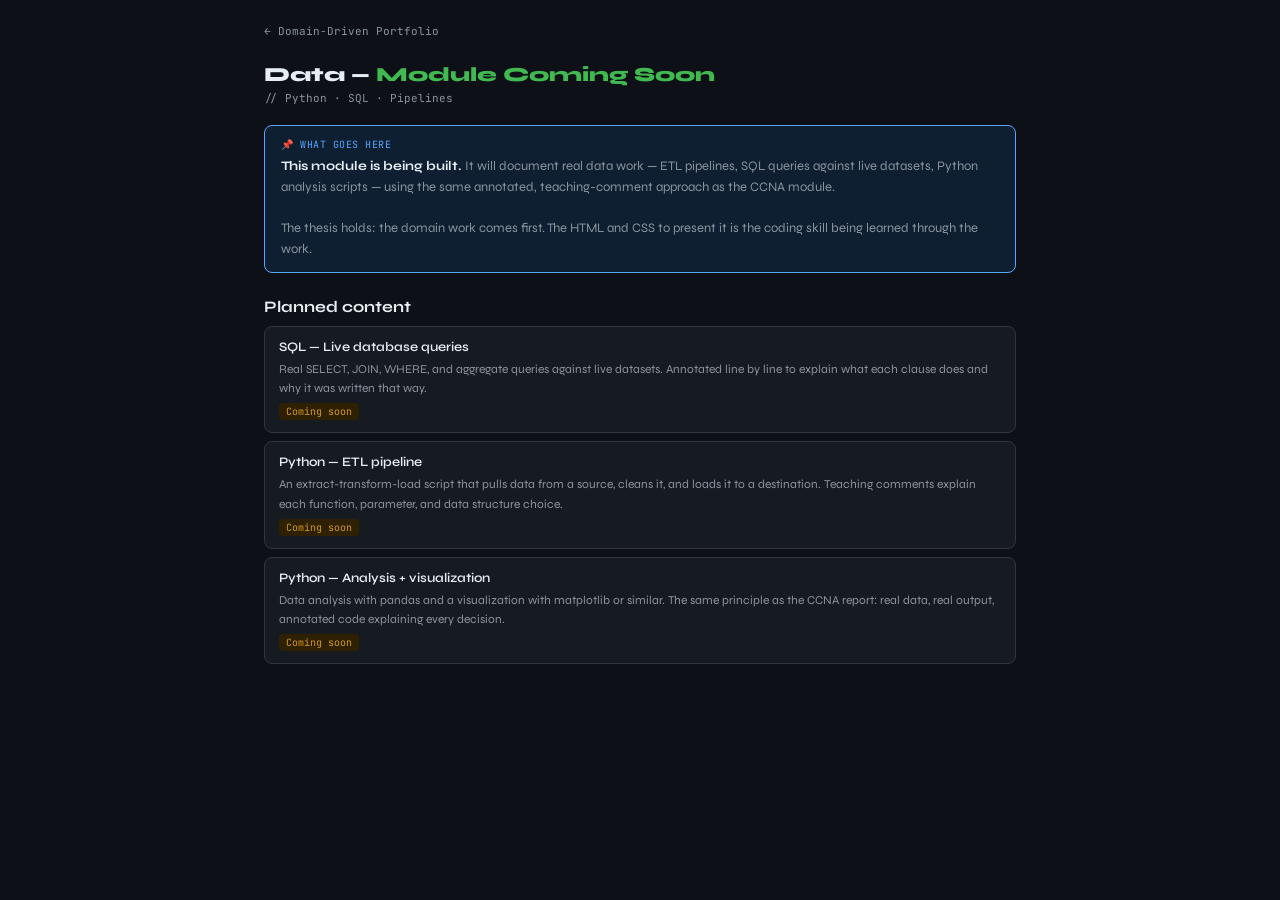
<file: data.html>
<!DOCTYPE html>
<!-- 📘 Same DOCTYPE, same structure as every other page in this project.
     Consistency across pages is a feature — a reader who learned the
     pattern on index.html already knows where to look here.
     🔗 https://www.w3schools.com/tags/tag_doctype.asp -->

<html lang="en">
<head>
  <meta charset="UTF-8">
  <meta name="viewport" content="width=device-width, initial-scale=1.0">
  <title>Data — Domain-Driven Portfolio</title>
  <link rel="stylesheet" href="css/style.css">
  <!-- 📘 Note the href path: "css/style.css" — same relative path as ccna.html
       because data.html is in the same folder. If this file were in a
       subfolder, the path would need to be "../css/style.css" (one level up).
       Getting relative paths right is one of the most common beginner HTML
       mistakes. When in doubt: where is THIS file, relative to the CSS file?
       🔗 https://www.w3schools.com/html/html_filepaths.asp -->
</head>

<body>

  <nav class="nav">
    <a href="index.html">← Domain-Driven Portfolio</a>
  </nav>

  <h1>Data — <span>Module Coming Soon</span></h1>
  <p class="subtitle">// Python · SQL · Pipelines</p>

  <!-- 📘 REUSING .alert-box as a callout — same technique as index.html.
       The blue border and background override the default amber tone.
       inline style="..." takes precedence over class styles (higher specificity).
       This shows that one well-designed CSS class can serve multiple purposes
       across different pages when its core structure is solid.
       🔗 https://www.w3schools.com/css/css_specificity.asp -->
  <div class="alert-box" style="border-color: var(--blue); background: #0d1f30;">
    <div class="alert-title" style="color: var(--blue);">📌 What goes here</div>
    <div class="alert-body">
      <strong>This module is being built.</strong> It will document real data work —
      ETL pipelines, SQL queries against live datasets, Python analysis scripts —
      using the same annotated, teaching-comment approach as the CCNA module.<br><br>
      The thesis holds: the domain work comes first. The HTML and CSS to present it
      is the coding skill being learned through the work.
    </div>
  </div>

  <p class="section-title">Planned content</p>

  <!-- 📘 PLACEHOLDER CARDS: these gap-cards are placeholders — structural
       markers for content that will arrive as the Data module is built.
       Placeholders in HTML are better than leaving a page empty because:
         1. The page is deployable now — no broken links from the hub
         2. The structure is already in place — adding real content is a fill-in
         3. The reader understands what's coming without guesswork
       This mirrors how professional teams ship: skeleton first, content second. -->
  <div class="gap-card">
    <div class="gap-title">SQL — Live database queries</div>
    <div class="gap-body">Real SELECT, JOIN, WHERE, and aggregate queries against live datasets. Annotated line by line to explain what each clause does and why it was written that way.</div>
    <span class="tag tag-add">Coming soon</span>
  </div>

  <div class="gap-card">
    <div class="gap-title">Python — ETL pipeline</div>
    <div class="gap-body">An extract-transform-load script that pulls data from a source, cleans it, and loads it to a destination. Teaching comments explain each function, parameter, and data structure choice.</div>
    <span class="tag tag-add">Coming soon</span>
  </div>

  <div class="gap-card">
    <div class="gap-title">Python — Analysis + visualization</div>
    <div class="gap-body">Data analysis with pandas and a visualization with matplotlib or similar. The same principle as the CCNA report: real data, real output, annotated code explaining every decision.</div>
    <span class="tag tag-add">Coming soon</span>
  </div>

</body>
</html>
</file>
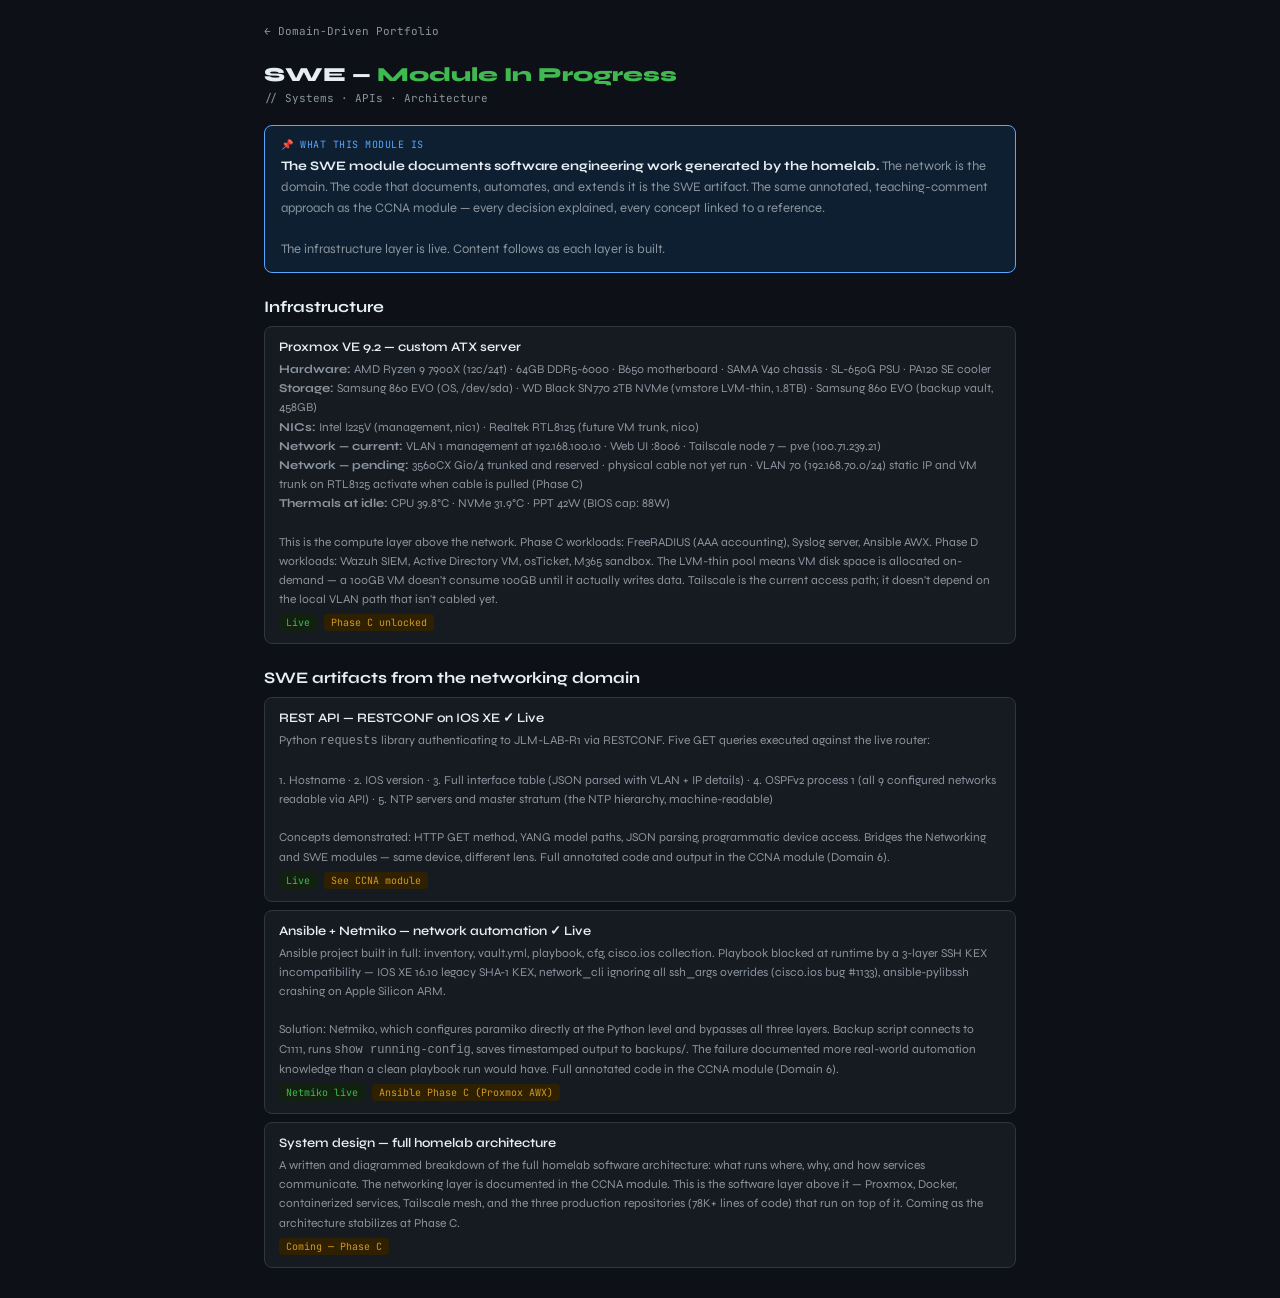
<file: swe.html>
<!DOCTYPE html>
<!-- 📘 Every page in this project has the same five head elements:
     DOCTYPE → html → meta charset → meta viewport → title → link stylesheet.
     That's the minimum viable <head> for any modern HTML page.
     Once you've written it a few times, it becomes muscle memory.
     🔗 https://www.w3schools.com/html/html_head.asp -->

<html lang="en">
<head>
  <meta charset="UTF-8">
  <meta name="viewport" content="width=device-width, initial-scale=1.0">
  <title>SWE — Domain-Driven Portfolio</title>
  <link rel="stylesheet" href="css/style.css">
</head>

<body>

  <nav class="nav">
    <a href="index.html">← Domain-Driven Portfolio</a>
  </nav>

  <h1>SWE — <span>Module In Progress</span></h1>
  <p class="subtitle">// Systems · APIs · Architecture</p>

  <!-- 📘 .alert-box reused here with a blue border override — same class,
       different inline style. One CSS class, multiple purposes. Inline styles
       take precedence over class styles (higher specificity).
       🔗 https://www.w3schools.com/css/css_specificity.asp -->
  <div class="alert-box" style="border-color: var(--blue); background: #0d1f30;">
    <div class="alert-title" style="color: var(--blue);">📌 What this module is</div>
    <div class="alert-body">
      <strong>The SWE module documents software engineering work generated by the homelab.</strong>
      The network is the domain. The code that documents, automates, and extends it is the SWE artifact.
      The same annotated, teaching-comment approach as the CCNA module — every decision explained,
      every concept linked to a reference.<br><br>
      <!-- 📘 <br><br> adds a blank line inside a paragraph — a quick way to
           add vertical breathing room without a new block element. -->
      The infrastructure layer is live. Content follows as each layer is built.
    </div>
  </div>

  <p class="section-title">Infrastructure</p>

  <!-- 📘 .gap-card is a reusable card component. Here it documents real,
       live infrastructure — not a gap at all, just the same card shape
       used for a different purpose. HTML structure is reusable. -->
  <div class="gap-card">
    <!-- 📘 <div class="gap-title"> is the card heading.
         No <h2> needed here — the class handles visual hierarchy via CSS.
         🔗 https://www.w3schools.com/css/css_font.asp -->
    <div class="gap-title">Proxmox VE 9.2 — custom ATX server</div>
    <div class="gap-body">
      <!-- 📘 <strong> makes text bold and signals importance to screen readers.
           Use it for genuinely important phrases, not decoration.
           🔗 https://www.w3schools.com/tags/tag_strong.asp -->
      <strong>Hardware:</strong> AMD Ryzen 9 7900X (12c/24t) · 64GB DDR5-6000 · B650 motherboard · SAMA V40 chassis · SL-650G PSU · PA120 SE cooler<br>
      <strong>Storage:</strong> Samsung 860 EVO (OS, /dev/sda) · WD Black SN770 2TB NVMe (vmstore LVM-thin, 1.8TB) · Samsung 860 EVO (backup vault, 458GB)<br>
      <strong>NICs:</strong> Intel I225V (management, nic1) · Realtek RTL8125 (future VM trunk, nic0)<br>
      <strong>Network — current:</strong> VLAN 1 management at 192.168.100.10 · Web UI :8006 · Tailscale node 7 — pve (100.71.239.21)<br>
      <strong>Network — pending:</strong> 3560CX Gi0/4 trunked and reserved · physical cable not yet run · VLAN 70 (192.168.70.0/24) static IP and VM trunk on RTL8125 activate when cable is pulled (Phase C)<br>
      <strong>Thermals at idle:</strong> CPU 39.8°C · NVMe 31.9°C · PPT 42W (BIOS cap: 88W)<br><br>
      This is the compute layer above the network. Phase C workloads: FreeRADIUS (AAA accounting), Syslog server,
      Ansible AWX. Phase D workloads: Wazuh SIEM, Active Directory VM, osTicket, M365 sandbox.
      The LVM-thin pool means VM disk space is allocated on-demand — a 100GB VM doesn't consume
      100GB until it actually writes data. Tailscale is the current access path; it doesn't depend
      on the local VLAN path that isn't cabled yet.
    </div>
    <!-- 📘 Multiple tags on one card — class stacking. Each .tag gets base tag
         styles; .tag-done adds green. Two tags = two classes, no extra HTML needed.
         🔗 https://www.w3schools.com/css/css_selectors.asp -->
    <span class="tag tag-done">Live</span>
    <span class="tag tag-add">Phase C unlocked</span>
  </div>

  <p class="section-title">SWE artifacts from the networking domain</p>

  <div class="gap-card">
    <div class="gap-title">REST API — RESTCONF on IOS XE ✓ Live</div>
    <div class="gap-body">
      Python <code>requests</code> library authenticating to JLM-LAB-R1 via RESTCONF.
      Five GET queries executed against the live router:<br><br>
      1. Hostname · 2. IOS version · 3. Full interface table (JSON parsed with VLAN + IP details) ·
      4. OSPFv2 process 1 (all 9 configured networks readable via API) ·
      5. NTP servers and master stratum (the NTP hierarchy, machine-readable)<br><br>
      Concepts demonstrated: HTTP GET method, YANG model paths, JSON parsing,
      programmatic device access. Bridges the Networking and SWE modules — same device, different lens.
      Full annotated code and output in the CCNA module (Domain 6).
    </div>
    <span class="tag tag-done">Live</span>
    <span class="tag tag-add">See CCNA module</span>
  </div>

  <div class="gap-card">
    <div class="gap-title">Ansible + Netmiko — network automation ✓ Live</div>
    <div class="gap-body">
      Ansible project built in full: inventory, vault.yml, playbook, cfg, cisco.ios collection.
      Playbook blocked at runtime by a 3-layer SSH KEX incompatibility — IOS XE 16.10 legacy SHA-1 KEX,
      network_cli ignoring all ssh_args overrides (cisco.ios bug #1133), ansible-pylibssh crashing on
      Apple Silicon ARM.<br><br>
      Solution: Netmiko, which configures paramiko directly at the Python level and bypasses all three layers.
      Backup script connects to C1111, runs <code>show running-config</code>, saves timestamped output to backups/.
      The failure documented more real-world automation knowledge than a clean playbook run would have.
      Full annotated code in the CCNA module (Domain 6).
    </div>
    <span class="tag tag-done">Netmiko live</span>
    <span class="tag tag-add">Ansible Phase C (Proxmox AWX)</span>
  </div>

  <div class="gap-card">
    <div class="gap-title">System design — full homelab architecture</div>
    <div class="gap-body">A written and diagrammed breakdown of the full homelab software architecture:
      what runs where, why, and how services communicate. The networking layer is documented in the CCNA module.
      This is the software layer above it — Proxmox, Docker, containerized services, Tailscale mesh,
      and the three production repositories (78K+ lines of code) that run on top of it.
      Coming as the architecture stabilizes at Phase C.
    </div>
    <span class="tag tag-add">Coming — Phase C</span>
  </div>

</body>
</html>
</file>
<file: css/style.css>
/* ============================================================
   📘 WHAT THIS FILE DOES:
   Shared stylesheet for the entire Domain-Driven Learning Portfolio.
   Every page on this site links to this one file — change a rule
   here and ALL pages update automatically. That's the power of
   separating your CSS from your HTML.

   Design system: GitHub-inspired dark mode color palette.
   Typography: Syne (headings/body) + JetBrains Mono (code labels).

   🔗 CSS reference: https://www.w3schools.com/css/
   ============================================================ */


/* ── 1. GOOGLE FONTS ──────────────────────────────────────────
   📘 @import fetches an external stylesheet BEFORE the rest of
   this file is read. Here we load two Google Fonts:
     • Syne          — geometric sans-serif for headings and body
     • JetBrains Mono — monospace for code-style labels and numbers
   Monospace means every character is the same width — it looks
   like a terminal or code editor, which fits a networking context.
   wght@400;700;800 = font weights to load (400=regular, 700=bold,
   800=extra bold). Only load what you use — unused weights waste
   bandwidth.
   🔗 https://www.w3schools.com/css/css_font.asp               */

@import url('https://fonts.googleapis.com/css2?family=JetBrains+Mono:wght@400;500&family=Syne:wght@400;600;700;800&display=swap');


/* ── 2. CSS RESET ─────────────────────────────────────────────
   📘 The universal selector (*) targets EVERY element on the page.
   Every browser (Chrome, Firefox, Safari) applies its own default
   margins and padding — and they don't agree with each other.
   This rule zeros all of them out so we start from a clean,
   predictable baseline. No surprises.

   box-sizing: border-box changes how width/height are calculated:
     WITHOUT it: padding ADDS to an element's width. A 200px wide
                 box with 20px padding becomes 240px wide. Confusing.
     WITH it:    padding is INCLUDED in the width. 200px stays 200px.
                 Predictable. This is the first rule in almost every
                 professional stylesheet in the world.
   🔗 https://www.w3schools.com/css/css_boxmodel.asp           */

* {
  box-sizing: border-box;
  margin: 0;
  padding: 0;
}


/* ── 3. CSS CUSTOM PROPERTIES (VARIABLES) ─────────────────────
   📘 :root targets the very top of the HTML document — the highest
   possible level. Variables defined here are available EVERYWHERE
   in this file. This pattern is called a "design token system."

   Instead of typing #3fb950 (a green hex color) 15 times across
   the stylesheet, we define it once as --green and reference it
   by name with var(--green). To change the entire color scheme,
   we only edit these lines — not every rule that uses green.

   NAMING RULE: custom properties MUST start with two dashes (--)
   USAGE:       color: var(--green);   background: var(--bg);

   This palette is GitHub's dark mode — deliberate choice.
   Developers recognize it. It reads well on all screen types.
   🔗 https://www.w3schools.com/css/css3_variables.asp         */

:root {
  /* Background layers — darkest to progressively lighter */
  --bg:       #0d1117;   /* Page background — near black          */
  --surface:  #161b22;   /* Card background — one step lighter    */
  --surface2: #1c2128;   /* Inner fills — two steps lighter       */
  --border:   #30363d;   /* Subtle separator lines                */

  /* Semantic colors — each carries meaning beyond aesthetics */
  --green:  #3fb950;     /* Covered / passing / good              */
  --blue:   #58a6ff;     /* Informational / links / thesis        */
  --amber:  #d29922;     /* Warning / gap to fill / medium risk   */
  --red:    #f85149;     /* Critical / missing / high risk        */
  --purple: #bc8cff;     /* Accent — available for future modules */

  /* Text colors */
  --text:  #e6edf3;      /* Primary — bright, readable on dark bg */
  --muted: #8b949e;      /* Secondary — supporting detail text    */
}


/* ── 4. BODY — GLOBAL PAGE SETTINGS ──────────────────────────
   📘 The body selector styles the entire visible page area.
   These rules act as inherited defaults — child elements use them
   unless they define their own values.

   max-width + margin: 0 auto is the classic centering pattern:
     max-width: 800px  → content never grows wider than 800px
     margin: 0 auto    → equal auto margins on left and right
                         horizontally center the content block
   This keeps line lengths readable on wide desktop monitors.

   padding: 1.5rem adds breathing room around the content.
   rem = relative to the root font size. Default root = 16px,
   so 1.5rem = 24px. Using rem instead of px means the spacing
   scales if the user changes their browser's default font size —
   better accessibility.
   🔗 https://www.w3schools.com/css/css_max-width.asp          */

body {
  background:  var(--bg);
  color:       var(--text);
  font-family: 'Syne', sans-serif;  /* sans-serif is the fallback if Syne fails to load */
  padding:     1.5rem;
  min-height:  100vh;               /* vh = viewport height — fills the full screen      */
  max-width:   800px;
  margin:      0 auto;
}


/* ── 5. HEADINGS ──────────────────────────────────────────────
   📘 h1 is the most important heading on a page. Rule: use only
   ONE h1 per page. Screen readers and search engines use it to
   understand what the page is about — it's the page's "title"
   in the document outline.

   h1 span — targets a <span> INSIDE the h1. A <span> is an
   inline element (no line break before/after) used purely as a
   styling hook. Here it colors just part of the heading text
   green without affecting the rest.
   🔗 https://www.w3schools.com/html/html_headings.asp         */

h1 {
  font-size:     20px;
  font-weight:   800;
  margin-bottom: 4px;
}
h1 span { color: var(--green); }   /* Colors only the wrapped portion of the heading */


/* ── 6. SUBTITLE ─────────────────────────────────────────────
   📘 The monospace font makes this look like a terminal comment
   (// Assessed from...). It signals "technical metadata" to the
   reader without using an actual code block. Font choice carries
   meaning — it's not just decoration.
   🔗 https://www.w3schools.com/cssref/pr_font_font-family.php */

.subtitle {
  font-family:   'JetBrains Mono', monospace;
  font-size:     11px;
  color:         var(--muted);
  margin-bottom: 1.25rem;
}


/* ── 7. ALERT / CALLOUT BOX ──────────────────────────────────
   📘 Used for warning banners and callout panels.
   Notice the border uses a hardcoded hex (#6a3f0a) instead of a
   variable. That's intentional — this amber border tone is specific
   to this one component and not reused elsewhere on the site.
   RULE: put a color in :root when you reuse it. Keep it inline
   when it truly belongs to one element only.

   border-radius: 8px rounds all four corners equally.
   padding: 12px 16px is CSS shorthand — 12px top/bottom,
   16px left/right. Two values = vertical then horizontal.
   🔗 https://www.w3schools.com/css/css_border.asp             */

.alert-box {
  background:    #2e1a05;
  border:        1px solid #6a3f0a;
  border-radius: 8px;
  padding:       12px 16px;
  margin-bottom: 1.25rem;
}
.alert-title {
  font-family:    'JetBrains Mono', monospace;
  font-size:      10px;
  color:          var(--amber);
  margin-bottom:  5px;
  text-transform: uppercase;   /* CSS uppercases the text — HTML source stays lowercase  */
  letter-spacing: .5px;        /* Slightly wider spacing — improves readability at small sizes */
}
.alert-body        { font-size: 13px; color: var(--muted); line-height: 1.6; }
.alert-body strong { color: var(--text); }  /* <strong> inside alert overrides muted → bright */


/* ── 8. VERDICT BOX — THE SCORE CARD ─────────────────────────
   📘 This is the big "74%" readiness score card. It uses FLEXBOX
   to place the score number and description text side by side.

   HOW FLEXBOX WORKS:
   Apply display: flex to a PARENT container. Its direct children
   automatically line up in a row (the default "flex-direction").
   The parent is the "flex container." The children are "flex items."

   align-items: center vertically centers both children even though
   they are different heights — the score number is large, the text
   block is taller. Without this, they'd align to the top edge.

   flex-shrink: 0 on .verdict-score prevents the number from being
   compressed when the screen is narrow. Default flex behavior
   allows items to shrink — we disable that for the score.
   🔗 https://www.w3schools.com/css/css3_flexbox.asp           */

.verdict-box {
  background:    var(--surface);
  border:        1px solid var(--green);  /* Green border = overall positive result */
  border-radius: 8px;
  padding:       14px 18px;
  margin-bottom: 1.25rem;
  display:       flex;           /* Activates Flexbox — children become flex items */
  align-items:   center;         /* Vertically centers all children                */
  gap:           18px;           /* Space between flex items — no margin math needed */
}
.verdict-score {
  font-family: 'JetBrains Mono', monospace;
  font-size:   44px;             /* Prominent — this is the key number             */
  font-weight: 700;
  color:       var(--green);
  line-height: 1;                /* No extra space above/below the number          */
  flex-shrink: 0;                /* Do not compress this item when space is tight  */
}
.verdict-label        { font-size: 13px; color: var(--muted); line-height: 1.7; }
.verdict-label strong { color: var(--text); }


/* ── 9. DOMAIN CARDS ─────────────────────────────────────────
   📘 Each CCNA domain section is a "card" — a bordered, padded,
   rounded box. Cards are one of the most common UI patterns in
   modern web design (Google, GitHub, Notion all use them).
   They group related content and create visual separation without
   requiring heavy dividers.

   .domain-header uses Flexbox to put the domain name on the left
   and the percentage on the right. flex: 1 on .domain-name makes
   it stretch to fill ALL available space, pushing the percentage
   to the far right edge. This is called the "push to end" pattern.
   🔗 https://www.w3schools.com/css/css3_flexbox_items.asp     */

.domain-card {
  background:    var(--surface);
  border:        1px solid var(--border);
  border-radius: 8px;
  padding:       14px 16px;
  margin-bottom: 10px;
}
.domain-header {
  display:       flex;
  align-items:   center;
  gap:           8px;
  margin-bottom: 8px;
}
.domain-name { font-size: 14px; font-weight: 600; flex: 1; }  /* flex:1 fills remaining space */
.domain-pct  { font-family: 'JetBrains Mono', monospace; font-size: 13px; font-weight: 700; }


/* ── 10. PROGRESS BAR ────────────────────────────────────────
   📘 Built from two nested <div>s:
     .bar-bg   = the gray background track (always full width)
     .bar-fill = the colored fill inside (width varies per domain)

   The width% and color of .bar-fill are set via INLINE STYLE in
   the HTML — not here in CSS — because each domain has a different
   score and color. When a value is unique to one element, inline
   style is the right tool. When a value is shared, use a class.

   overflow: hidden on .bar-bg is the key trick: it clips the
   fill at the container's rounded corners so the colored bar
   doesn't visually poke out past the edges.
   🔗 https://www.w3schools.com/howto/howto_js_progressbar.asp */

.bar-bg {
  height:        5px;
  background:    var(--surface2);
  border-radius: 3px;
  margin-bottom: 12px;
  overflow:      hidden;   /* Clips child content at the rounded corners */
}
.bar-fill {
  height:        100%;
  border-radius: 3px;
  /* width and background are set per-domain via inline style in the HTML */
}


/* ── 11. TWO-COLUMN GRID ─────────────────────────────────────
   📘 CSS Grid creates the "Lab covers | Gaps to fill" layout.
   FLEXBOX vs GRID — know the difference:
     Flexbox = one dimension (a row OR a column)
     Grid    = two dimensions (rows AND columns simultaneously)
   For a two-column layout with content of unpredictable height,
   Grid is the right tool.

   grid-template-columns: 1fr 1fr — two equal columns.
   1fr = "1 fraction of the available space." Two 1fr columns each
   get exactly 50% of the space. The gap is handled automatically —
   no manual width calculations needed.

   @media (max-width: 500px) is a RESPONSIVE BREAKPOINT.
   When the viewport is 500px wide or less (a phone), the rule
   inside fires — switching from 2 columns to 1 column. This is
   called "responsive design." The layout adapts to the screen.
   🔗 https://www.w3schools.com/css/css_grid.asp
   🔗 https://www.w3schools.com/css/css_rwd_mediaqueries.asp   */

.row { display: grid; grid-template-columns: 1fr 1fr; gap: 12px; }

@media (max-width: 500px) {
  .row { grid-template-columns: 1fr; }   /* Single column on phones */
}

.col { font-size: 12px; line-height: 1.7; }
.col-label {
  font-family:    'JetBrains Mono', monospace;
  font-size:      10px;
  text-transform: uppercase;
  letter-spacing: .5px;
  margin-bottom:  5px;
}


/* ── 12. STATUS INDICATORS — THE ::before PSEUDO-ELEMENT ─────
   📘 The ✓  →  ✗ symbols before each list item are NOT in the
   HTML. They are INJECTED by CSS using the ::before pseudo-element.

   ::before inserts generated content immediately BEFORE an
   element's actual text content. It's "virtual" — it exists in
   the browser's rendering but not in the HTML source.

   content: "✓ " is what gets inserted. The trailing space keeps
   the symbol from touching the text.

   WHY USE CSS FOR THIS instead of typing symbols in HTML?
   — Changing all 20+ checkmarks means editing ONE CSS line,
     not finding and updating every single HTML element.
   — HTML stays clean (structure only). CSS controls appearance.
   — This is the SEPARATION OF CONCERNS principle applied directly.
   🔗 https://www.w3schools.com/css/css_pseudo_elements.asp    */

.item-good::before { content: "✓ "; color: var(--green); }   /* Covered / complete  */
.item-gap::before  { content: "→ "; color: var(--amber); }   /* Gap / needs work    */
.item-miss::before { content: "✗ "; color: var(--red);   }   /* Missing / critical  */


/* ── 13. SECTION TITLE ───────────────────────────────────────
   📘 margin: 1.5rem 0 10px — CSS shorthand for margin.
   When three values are given, they map to: top | left+right | bottom
   So: 1.5rem top, 0 sides, 10px bottom. CSS shorthand always
   reads clockwise starting from the top.
   🔗 https://www.w3schools.com/css/css_margin.asp             */

.section-title { font-size: 16px; font-weight: 700; margin: 1.5rem 0 10px; }


/* ── 14. ACTION / GAP CARDS ──────────────────────────────────
   📘 The five action items at the bottom of the CCNA report.
   Notice this card uses the same visual pattern as .domain-card:
   same background, same border, same border-radius, same padding.
   Consistent visual language signals to the reader that these
   items belong to the same design system — even if the content
   is different. Design consistency = trustworthiness.           */

.gap-card  { background: var(--surface); border: 1px solid var(--border); border-radius: 8px; padding: 12px 14px; margin-bottom: 8px; }
.gap-title { font-size: 13px; font-weight: 600; margin-bottom: 5px; }
.gap-body  { font-size: 12px; color: var(--muted); line-height: 1.6; }


/* ── 15. TAGS / BADGES ───────────────────────────────────────
   📘 The colored pill labels (e.g., "High priority").
   display: inline-block is required here. Regular inline elements
   (like <span>) ignore padding — padding doesn't push other
   content away. inline-block gets padding AND stays on the same
   line as text. Perfect for badges and chips.

   BASE + MODIFIER PATTERN: .tag holds the shared properties
   (font, padding, border-radius, display). The modifier classes
   (.tag-add, .tag-done, .tag-hard) add only what's unique to each
   type. Usage in HTML: class="tag tag-hard" — stack both classes.
   This pattern is how CSS frameworks like Bootstrap work.
   🔗 https://www.w3schools.com/css/css_display.asp             */

.tag {
  font-family:  'JetBrains Mono', monospace;
  font-size:    10px;
  padding:      2px 7px;
  border-radius: 4px;
  display:      inline-block;
  margin-right: 4px;
  margin-top:   5px;
}
.tag-add  { background: #2e2000; color: var(--amber); }   /* To add / configure */
.tag-done { background: #122010; color: var(--green); }   /* Already supported  */
.tag-hard { background: #2e1010; color: var(--red);   }   /* High priority      */


/* ── 16. HUB PAGE — DOMAIN MODULE CARDS ─────────────────────
   📘 These styles are used by index.html (the landing page) only.
   The hub displays three domain module cards stacked vertically.
   Each card uses Flexbox: icon on the left, content block on the
   right. align-items: flex-start aligns them to the top edge —
   better than center when the content block is tall and variable.

   .hub-card.active — this is a COMPOUND SELECTOR. It targets
   elements that have BOTH the hub-card class AND the active class.
   Written as .hub-card.active (no space between) = "the element
   must have both classes." A space would mean "a descendant."
   🔗 https://www.w3schools.com/css/css_selectors.asp           */

.hub-card {
  background:    var(--surface);
  border:        1px solid var(--border);
  border-radius: 8px;
  padding:       20px 24px;
  margin-bottom: 12px;
  display:       flex;
  align-items:   flex-start;
  gap:           16px;
}
.hub-card.active { border-color: var(--green); }            /* Live module: green border     */
.hub-card.soon   { border-color: var(--border); opacity: 0.6; } /* Coming soon: dimmed       */

.hub-icon {
  font-size:   24px;
  flex-shrink: 0;     /* Icon never shrinks when the text block grows */
  margin-top:  2px;
}
.hub-title { font-size: 15px; font-weight: 700; margin-bottom: 4px; }
.hub-desc  { font-size: 12px; color: var(--muted); line-height: 1.7; margin-bottom: 8px; }

.hub-link {
  font-family:     'JetBrains Mono', monospace;
  font-size:       11px;
  color:           var(--green);
  text-decoration: none;          /* Removes the default underline from <a> tags */
}
.hub-link:hover { text-decoration: underline; }  /* Re-adds it on hover — clear signal to user */

/* ── 17. BADGE CHIPS (HUB PAGE) ──────────────────────────────
   📘 Small "Live" and "Coming soon" labels above the card title.
   Same inline-block pattern as .tag but used on the hub page.   */
.hub-badge {
  font-family:   'JetBrains Mono', monospace;
  font-size:     10px;
  padding:       2px 8px;
  border-radius: 4px;
  display:       inline-block;
  margin-bottom: 8px;
}
.hub-badge.live { background: #122010; color: var(--green); }
.hub-badge.soon { background: var(--surface2); color: var(--muted); }


/* ── 18. NAVIGATION — BACK LINK ──────────────────────────────
   📘 Used on ccna.html, data.html, and swe.html — a simple link
   back to the hub page.

   By default, <a> tags are blue and underlined (browser defaults).
   We override both here to match our dark-mode design. The hover
   state brightens the color from muted to full text — a subtle
   but clear signal that the element is interactive.

   :hover is a PSEUDO-CLASS — it applies styles only when the
   user's cursor is over the element. It's different from
   ::before (a pseudo-ELEMENT that injects content).
   🔗 https://www.w3schools.com/css/css_pseudo_classes.asp
   🔗 https://www.w3schools.com/html/html_links.asp            */

.nav { font-family: 'JetBrains Mono', monospace; font-size: 11px; margin-bottom: 1.5rem; }
.nav a        { color: var(--muted); text-decoration: none; }
.nav a:hover  { color: var(--text); }
</file>
